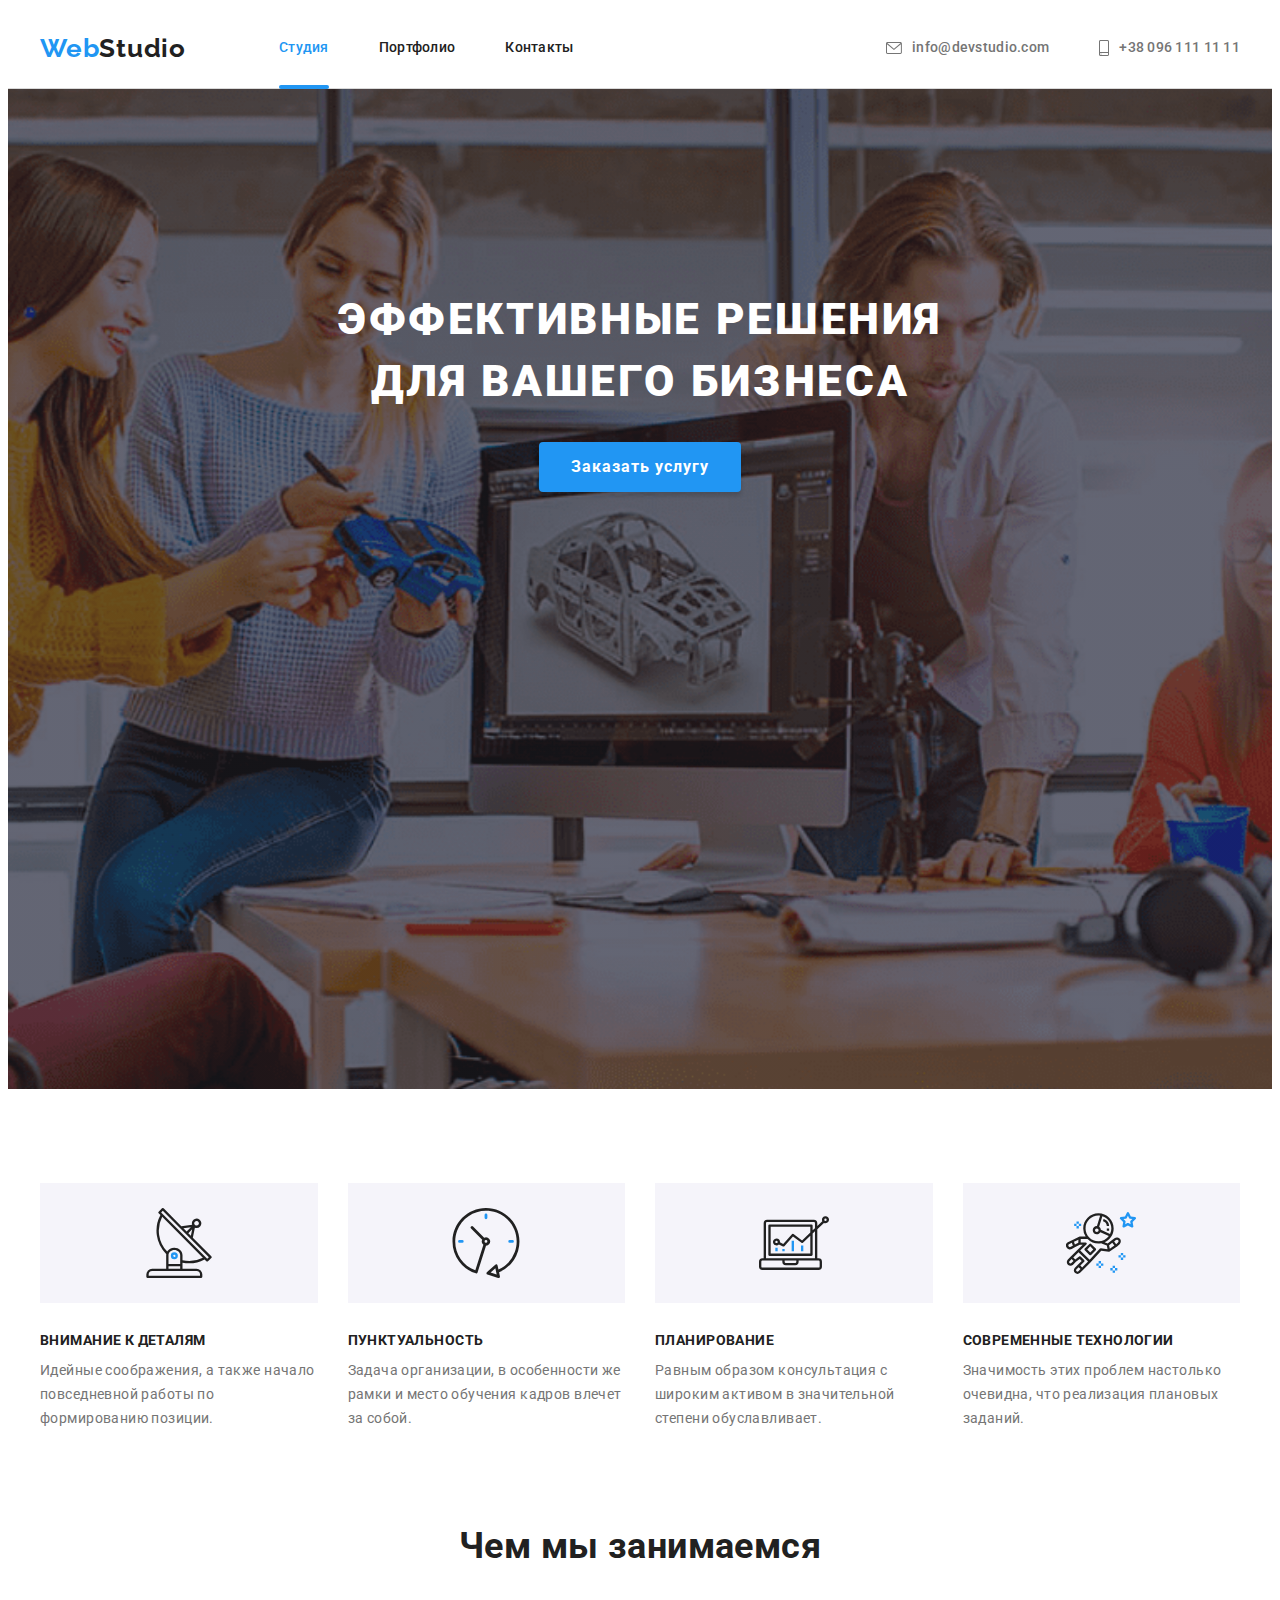
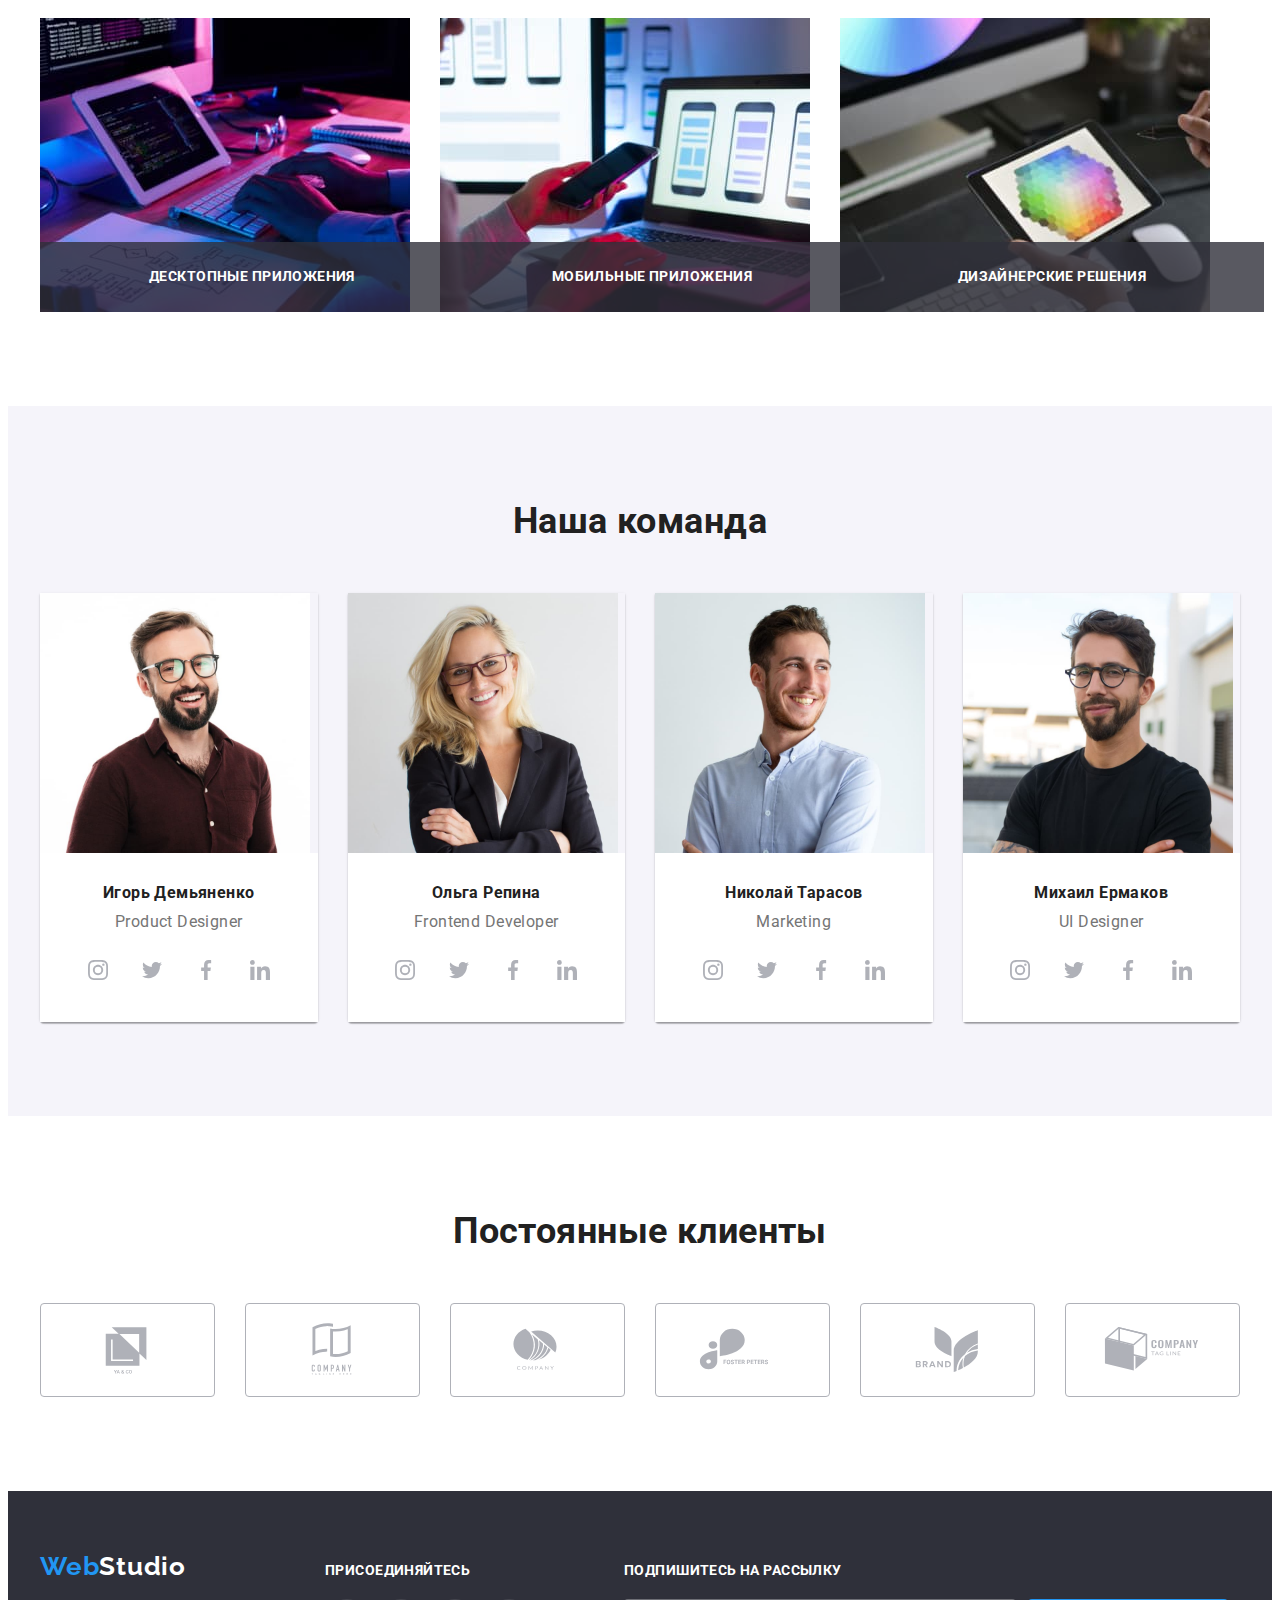
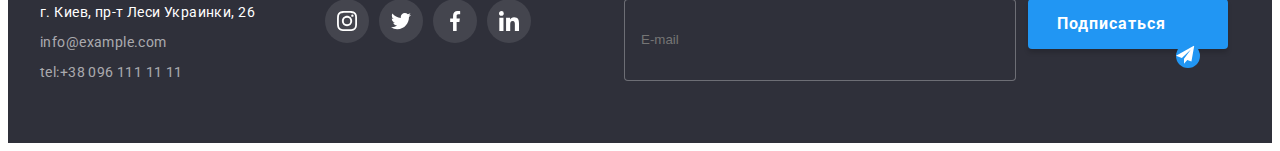
<file: index.html>
<!DOCTYPE html>
<html lang="ru">
  <head>
    <meta charset="UTF-8" />
    <meta http-equiv="X-UA-Compatible" content="IE=edge" />
    <meta name="viewport" content="width=device-width, initial-scale=1.0" />
    <title>Lesen1</title>
    <link rel="preconnect" href="https://fonts.googleapis.com" />
    <link rel="preconnect" href="https://fonts.gstatic.com" crossorigin />
    <link
      href="https://fonts.googleapis.com/css2?family=Raleway:wght@700&family=Roboto:wght@400;500;700;900&display=swap"
      rel="stylesheet"
    />
    <link
      rel="stylesheet"
      href="https://cdnjs.cloudflare.com/ajax/libs/modern-normalize/1.1.0/modern-normalize.min.css"
      integrity="sha512-wpPYUAdjBVSE4KJnH1VR1HeZfpl1ub8YT/NKx4PuQ5NmX2tKuGu6U/JRp5y+Y8XG2tV+wKQpNHVUX03MfMFn9Q=="
      crossorigin="anonymous"
      referrerpolicy="no-referrer"
    />
    <link rel="stylesheet" href="./css/style.css" />
  </head>
  <body>
    <header class="header">
      <div class="container header-container list">
        <nav class="nav">
          <a href="./index.html" class="logo link">Web<span class="logo-black">Studio</span></a>
          <ul class="header-list list">
            <li class="nav-item">
              <a class="nav-link link current" href="#">Студия</a>
            </li>
            <li class="nav-item">
              <a class="nav-link link" href="./portfolio.html">Портфолио</a>
            </li>
            <li class="nav-item">
              <a class="nav-link link" href="#">Контакты</a>
            </li>
          </ul>
        </nav>
        <ul class="header-contacts list">
          <li class="contacts-item">
            <a class="contact-link link" href="info@devstudio.com"
              ><svg class="icon-contacts" width="16" height="12">
                <use href="./images/icons.svg#icon-envelope"></use></svg
              >info@devstudio.com
            </a>
          </li>
          <li class="contacts-item">
            <a class="contact-link link" href="tel:+380961111111"
              ><svg class="icon-contacts" width="10" height="16">
                <use href="./images/icons.svg#icon-smartphone"></use>
              </svg>
              +38 096 111 11 11
            </a>
          </li>
        </ul>
      </div>

      <!---МОДАЛЬНОЕ ОКНО-->

      <div class="backdrop is-hidden" data-modal>
        <div class="modal">
          <button class="button-close" type="button" data-modal-close>
            <svg class="icon-close" width="18" height="18">
              <use href="images/icons2.svg#icon-close"></use>
            </svg>
          </button>
          <p class="modal-title">Оставьте свои данные, мы вам перезвоним</p>
          <form class="modal-form">
            <div class="modal-form-title">
               <label class="modal-label">Имя</label>
               <div class="input-wrap">
                  <input type="text" class="form-input" name="user-name" />
                   <svg class="input-icon" width="18" height="18">
                      <use href="images/icons.svg#person-black"></use>
                   </svg>
               </div>
            </div>
            <div class="modal-form-title">
               <label class="modal-label">Телефон</label>
               <div class="input-wrap">
                  <input type="tel" class="form-input" name="user-tel" />
                  <svg class="input-icon" width="18" height="18">
                   <use href="images/icons.svg#phone-black"></use>
                </svg>
               </div>
            </div>
            <div class="modal-form-title">
               <label class="modal-label">Почта</label>
               <div class="input-wrap">
                  <input type="email" class="form-input" name="user-email" />
                  <svg class="input-icon" width="18" height="18">
                   <use href="images/icons.svg#email-black"></use>
                </svg>
               </div>
            </div>
            <div class="input-field">
               <label for="user-comment" class="modal-input-title">Комментарий</label>
               <div class="user-comment">
                  <textarea name="user-comment" id="user-comment" class="modal-text" placeholder="Введите текст"></textarea>
               </div>
            </div>
            <div class="checkbox-wrap">
               <label class="label">
                  <input class="checkbox" type="checkbox" name="topic" value="true" />
                  <span class="chech-icon"></span>
                  Соглашаюсь с рассылкой и принимаю <span class="check-text">Условия договора</span></label>
               </div>
               <button class="modal-button" type="submit">Отправить</button>
            </form>
       </div>
     </div>
   </header>
   <main>
     <section class="hero section">
       <div class="container">
         <h1 class="hero-title">Эффективные решения для вашего бизнеса</h1>
         <button class="button" type="button" data-modal-open>Заказать услугу</button>
       </div>
     </section>
     <section class="section-about section">
       <div class="container">
         <h2 class="visually-hidden">заголовок</h2>

         <ul class="list card-set">
           <li class="feature-item">
             <div class="feature-wrapper">
               <svg class="feature-icons" width="70" height="70">
                 <use href="./images/icons.svg#icon-antenna"></use>
               </svg>
             </div>
             <h3 class="item-title feature-title">ВНИМАНИЕ К ДЕТАЛЯМ</h3>
             <p class="feature-text">
               Идейные соображения, а также начало повседневной работы по формированию позиции.
             </p>
           </li>
           <li class="feature-item">
             <div class="feature-wrapper">
               <svg class="feature-icons" width="70" height="70">
                 <use href="./images/icons.svg#icon-clock"></use>
               </svg>
             </div>
             <h3 class="item-title feature-title">ПУНКТУАЛЬНОСТЬ</h3>
             <p class="feature-text">
               Задача организации, в особенности же рамки и место обучения кадров влечет за собой.
             </p>
           </li>
           <li class="feature-item">
             <div class="feature-wrapper">
               <svg class="feature-icons" width="70" height="70">
                 <use href="./images/icons.svg#icon-diagram"></use>
               </svg>
             </div>
             <h3 class="item-title feature-title">ПЛАНИРОВАНИЕ</h3>
             <p class="feature-text">
               Равным образом консультация с широким активом в значительной степени обуславливает.
             </p>
           </li>
           <li class="feature-item">
             <div class="feature-wrapper">
               <svg class="feature-icons" width="70" height="70">
                 <use href="./images/icons.svg#icon-astronaut"></use>
               </svg>
             </div>
             <h3 class="item-title feature-title">СОВРЕМЕННЫЕ ТЕХНОЛОГИИ</h3>
             <p class="feature-text">
               Значимость этих проблем настолько очевидна, что реализация плановых заданий.
             </p>
           </li>
         </ul>
       </div>
     </section>
     <section class="section-work section">
       <div class="container">
         <h2 class="section-title">Чем мы занимаемся</h2>
         <ul class="list list-about card-set">
           <li class="section-work-item">
             <img src="./images/img.jpg" alt="фото" width="370" height="294" />
             <div class="img-about">
               <h3 class="item-title">Десктопные приложения</h3>
             </div>
           </li>
           <li class="section-work-item">
             <img src="./images/img-1.jpg" alt="фото" width="370" height="294" />
             <div class="img-about">
               <h3 class="item-title">Мобильные приложения</h3>
             </div>
           </li>
           <li class="section-work-item">
             <img src="./images/img-2.jpg" alt="фото" width="370" height="294" />
             <div class="img-about">
               <h3 class="item-title">Дизайнерские решения</h3>
             </div>
           </li>
         </ul>
       </div>
     </section>
     <section class="section-team section">
       <div class="container">
         <h2 class="section-title">Наша команда</h2>
         <ul class="list card-set">
           <li class="team-cards">
             <img src="./images/img-3.jpg" alt="фото сотрудников" width="270" />
             <div class="team-content">
               <h3 class="team-name">Игорь Демьяненко</h3>
               <p class="team-title">Product Designer</p>
               <ul class="socials list">
                 <li class="socials-item">
                   <a
                     class="socials-link link"
                     href=""
                     target="_blank"
                     rel="noopener noreferrer"
                     aria-label="icon-instagram"
                   >
                     <svg class="socials-icons" width="20" height="20">
                       <use href="./images/icons.svg#icon-instagram"></use>
                     </svg>
                   </a>
                 </li>
                 <li class="socials-item">
                   <a
                     class="socials-link link"
                     href=""
                     target="_blank"
                     rel="noopener noreferrer"
                     aria-label="icon-twitter"
                   >
                     <svg class="socials-icons" width="20" height="20">
                       <use href="./images/icons.svg#icon-twitter"></use>
                     </svg>
                   </a>
                 </li>
                 <li class="socials-item">
                   <a
                     class="socials-link link"
                     href=""
                     target="_blank"
                     rel="noopener noreferrer"
                     aria-label="icon-facebook"
                   >
                     <svg class="socials-icons" width="20" height="20">
                       <use href="./images/icons.svg#icon-facebook"></use>
                     </svg>
                   </a>
                 </li>
                 <li class="socials-item">
                   <a
                     class="socials-link link"
                     href=""
                     target="_blank"
                     rel="noopener noreferrer"
                     aria-label="icon-linkedin"
                   >
                     <svg class="socials-icons" width="20" height="20">
                       <use href="./images/icons.svg#icon-linkedin"></use>
                     </svg>
                   </a>
                 </li>
               </ul>
             </div>
           </li>
           <li class="team-cards">
             <img src="./images/img-6.jpg" alt="фото сотрудников" width="270" />
             <div class="team-content">
               <h3 class="team-name">Ольга Репина</h3>
               <p class="team-title">Frontend Developer</p>
               <ul class="socials list">
                 <li class="socials-item">
                   <a
                     class="socials-link link"
                     href=""
                     target="_blank"
                     rel="noopener noreferrer"
                     aria-label="icon-instagram"
                   >
                     <svg class="socials-icons" width="20" height="20">
                       <use href="./images/icons.svg#icon-instagram"></use>
                     </svg>
                   </a>
                 </li>
                 <li class="socials-item">
                   <a
                     class="socials-link link"
                     href=""
                     target="_blank"
                     rel="noopener noreferrer"
                     aria-label="icon-twitter"
                   >
                     <svg class="socials-icons" width="20" height="20">
                       <use href="./images/icons.svg#icon-twitter"></use>
                     </svg>
                   </a>
                 </li>
                 <li class="socials-item">
                   <a
                     class="socials-link link"
                     href=""
                     target="_blank"
                     rel="noopener noreferrer"
                     aria-label="icon-facebook"
                   >
                     <svg class="socials-icons" width="20" height="20">
                       <use href="./images/icons.svg#icon-facebook"></use>
                     </svg>
                   </a>
                 </li>
                 <li class="socials-item">
                   <a
                     class="socials-link link"
                     href=""
                     target="_blank"
                     rel="noopener noreferrer"
                     aria-label="icon-linkedin"
                   >
                     <svg class="socials-icons" width="20" height="20">
                       <use href="./images/icons.svg#icon-linkedin"></use>
                     </svg>
                   </a>
                 </li>
               </ul>
             </div>
           </li>
           <li class="team-cards">
             <img src="./images/img-5.jpg" alt="фото сотрудников" width="270" />
             <div class="team-content">
               <h3 class="team-name">Николай Тарасов</h3>
               <p class="team-title">Marketing</p>
               <ul class="socials list">
                 <li class="socials-item">
                   <a
                     class="socials-link link"
                     href=""
                     target="_blank"
                     rel="noopener noreferrer"
                     aria-label="icon-instagram"
                   >
                     <svg class="socials-icons" width="20" height="20">
                       <use href="./images/icons.svg#icon-instagram"></use>
                     </svg>
                   </a>
                 </li>
                 <li class="socials-item">
                   <a
                     class="socials-link link"
                     href=""
                     target="_blank"
                     rel="noopener noreferrer"
                     aria-label="icon-twitter"
                   >
                     <svg class="socials-icons" width="20" height="20">
                       <use href="./images/icons.svg#icon-twitter"></use>
                     </svg>
                   </a>
                 </li>
                 <li class="socials-item">
                   <a
                     class="socials-link link"
                     href=""
                     target="_blank"
                     rel="noopener noreferrer"
                     aria-label="icon-facebook"
                   >
                     <svg class="socials-icons" width="20" height="20">
                       <use href="./images/icons.svg#icon-facebook"></use>
                     </svg>
                   </a>
                 </li>
                 <li class="socials-item">
                   <a
                     class="socials-link link"
                     href=""
                     target="_blank"
                     rel="noopener noreferrer"
                     aria-label="icon-linkedin"
                   >
                     <svg class="socials-icons" width="20" height="20">
                       <use href="./images/icons.svg#icon-linkedin"></use>
                     </svg>
                   </a>
                 </li>
               </ul>
             </div>
           </li>
           <li class="team-cards">
             <img src="./images/img-4.jpg" alt="фото сотрудников" width="270" />
             <div class="team-content">
               <h3 class="team-name">Михаил Ермаков</h3>
               <p class="team-title">UI Designer</p>
               <ul class="socials list">
                 <li class="socials-item">
                   <a
                     class="socials-link link"
                     href=""
                     target="_blank"
                     rel="noopener noreferrer"
                     aria-label="icon-instagram"
                   >
                     <svg class="socials-icons" width="20" height="20">
                       <use href="./images/icons.svg#icon-instagram"></use>
                     </svg>
                   </a>
                 </li>
                 <li class="socials-item">
                   <a
                     class="socials-link link"
                     href=""
                     target="_blank"
                     rel="noopener noreferrer"
                     aria-label="icon-twitter"
                   >
                     <svg class="socials-icons" width="20" height="20">
                       <use href="./images/icons.svg#icon-twitter"></use>
                     </svg>
                   </a>
                 </li>
                 <li class="socials-item">
                   <a
                     class="socials-link link"
                     href=""
                     target="_blank"
                     rel="noopener noreferrer"
                     aria-label="icon-facebook"
                   >
                     <svg class="socials-icons" width="20" height="20">
                       <use href="./images/icons.svg#icon-facebook"></use>
                     </svg>
                   </a>
                 </li>
                 <li class="socials-item">
                   <a
                     class="socials-link link"
                     href=""
                     target="_blank"
                     rel="noopener noreferrer"
                     aria-label="icon-linkedin"
                   >
                     <svg class="socials-icons" width="20" height="20">
                       <use href="./images/icons.svg#icon-linkedin"></use>
                     </svg>
                   </a>
                 </li>
               </ul>
             </div>
           </li>
         </ul>
       </div>
     </section>
     <section class="section">
       <div class="container">
         <h2 class="section-title">Постоянные клиенты</h2>
         <ul class="card-set list">
           <li class="clients-item">
             <a
               class="client-link"
               href="#"
               target="_blank"
               rel="noopener norefferer"
               aria-label="icon-logo"
             >
               <svg class="client-icons" width="106" height="60">
                 <use href="./images/icons.svg#icon-logo"></use>
               </svg>
             </a>
           </li>
           <li class="clients-item">
             <a
               class="client-link"
               href="#"
               target="_blank"
               rel="noopener norefferer"
               aria-label="icon-logo-2"
             >
               <svg class="client-icons" width="106" height="60">
                 <use href="./images/icons.svg#icon-logo-2"></use>
               </svg>
             </a>
           </li>
           <li class="clients-item">
             <a
               class="client-link"
               href="#"
               target="_blank"
               rel="noopener norefferer"
               aria-label="icon-logo-3"
             >
               <svg class="client-icons" width="106" height="60">
                 <use href="./images/icons.svg#icon-logo-3"></use>
               </svg>
             </a>
           </li>
           <li class="clients-item">
             <a
               class="client-link"
               href="#"
               target="_blank"
               rel="noopener norefferer"
               aria-label="icon-logo-4"
             >
               <svg class="client-icons" width="106" height="60">
                 <use href="./images/icons.svg#icon-logo-4"></use>
               </svg>
             </a>
           </li>
           <li class="clients-item">
             <a
               class="client-link"
               href="#"
               target="_blank"
               rel="noopener norefferer"
               aria-label="icon-logo-5"
             >
               <svg class="client-icons" width="106" height="60">
                 <use href="./images/icons.svg#icon-logo-5"></use>
               </svg>
             </a>
           </li>
           <li class="clients-item">
             <a
               class="client-link"
               href="#"
               target="_blank"
               rel="noopener norefferer"
               aria-label="icon-logo-6"
             >
               <svg class="client-icons" width="106" height="60">
                 <use href="./images/icons.svg#icon-logo-6"></use>
               </svg>
             </a>
           </li>
         </ul>
       </div>
     </section>
   </main>
   <footer class="footer">
     <div class="container footer-container">
       <div class="our-contacts">
         <address class="footer-contacts">
           <a href="./index.html" class="footer-logo logo"
             >Web<span class="logo-white">Studio</span></a
           >
           <ul class="footer-list list">
             <li>
               <a
                 class="link linkaddress"
                 href="https://goo.gl/maps/1SPibwWkqugAvypQ7"
                 target="_blank"
                 rel="noopener nofollow noreferrer"
                 >г. Киев, пр-т Леси Украинки, 26</a
               >
             </li>
             <li>
               <a class="link address-title" href="mailto:info@example.com">info@example.com</a>
             </li>
             <li>
               <a class="link address-title" href="tel:+380961111111">tel:+38 096 111 11 11</a>
             </li>
           </ul>
         </address>
       </div>
       <div class="footer-icons">
         <p class="item-title icone-title">присоединяйтесь</p>
         <ul class="socials list">
           <li class="socials-item">
             <a
               class="socials-link link"
               href=""
               target="_blank"
               rel="noopener noreferrer"
               aria-label="icon-instagram"
             >
               <svg class="socials-icons" width="20" height="20">
                 <use href="./images/icons.svg#icon-instagram"></use>
               </svg>
             </a>
           </li>
           <li class="socials-item">
             <a
               class="socials-link link"
               href=""
               target="_blank"
               rel="noopener noreferrer"
               aria-label="icon-twitter"
             >
               <svg class="socials-icons" width="20" height="20">
                 <use href="./images/icons.svg#icon-twitter"></use>
               </svg>
             </a>
           </li>
           <li class="socials-item">
             <a
               class="socials-link link"
               href=""
               target="_blank"
               rel="noopener noreferrer"
               aria-label="icon-facebook"
             >
               <svg class="socials-icons" width="20" height="20">
                 <use href="./images/icons.svg#icon-facebook"></use>
               </svg>
             </a>
           </li>
           <li class="socials-item">
             <a
               class="socials-link link"
               href=""
               target="_blank"
               rel="noopener noreferrer"
               aria-label="icon-linkedin"
             >
               <svg class="socials-icons" width="20" height="20">
                 <use href="./images/icons.svg#icon-linkedin"></use>
               </svg>
             </a>
           </li>
         </ul>
       </div>
       <div class="mail-box">
         <div>
           <p class="item-title icone-title">Подпишитесь на рассылку</p>
         </div>
         <form class="subscribe-form">
           <label>
             <input class="input" type="text" name="email" placeholder="E-mail" />
           </label>
           <div class="subscribe-btn">
             <button class="button footer__button" type="submit">Подписаться</button>
             <svg class="send-icon" width="24" height="24">
               <use href="./images/icons.svg#icon-send"></use>
             </svg>
           </div>
         </form>
       </div>
     </div>
   </footer>
   <script src="./js/modal.js"></script>
 </body>
</html>
</file>
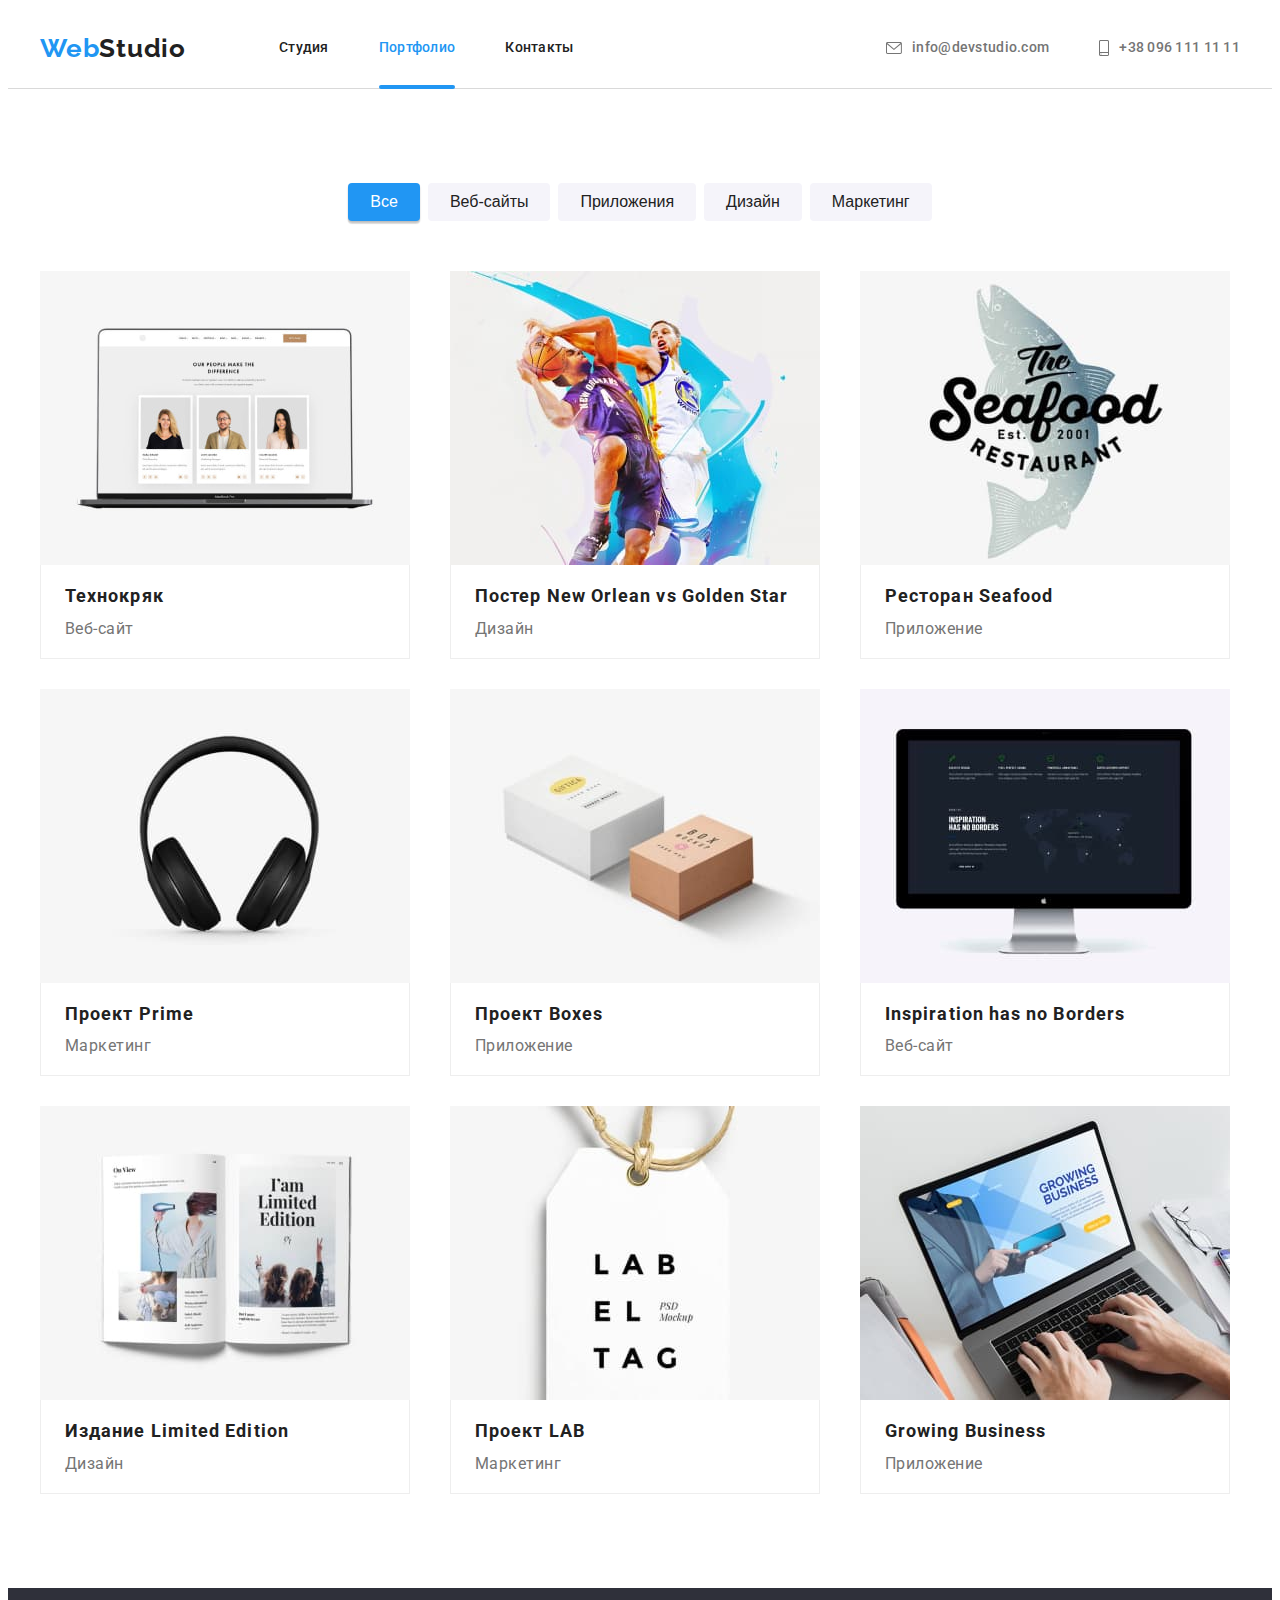
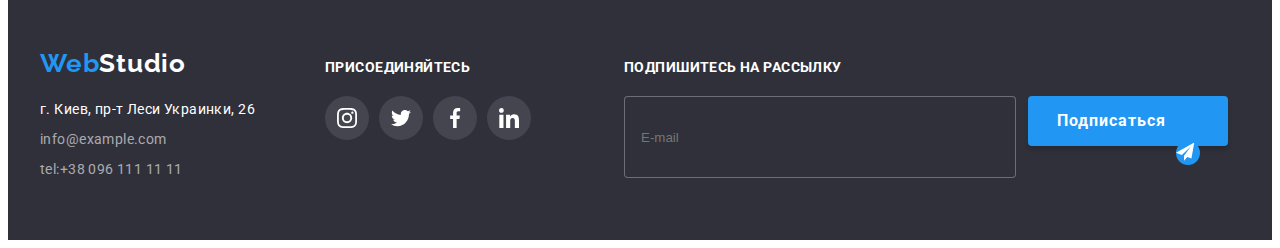
<file: portfolio.html>
<!DOCTYPE html>
<html lang="ru">
  <head>
    <meta charset="UTF-8" />
    <meta http-equiv="X-UA-Compatible" content="IE=edge" />
    <meta name="viewport" content="width=device-width, initial-scale=1.0" />
    <link rel="preconnect" href="https://fonts.googleapis.com" />
    <link rel="preconnect" href="https://fonts.gstatic.com" crossorigin />
    <link
      href="https://fonts.googleapis.com/css2?family=Raleway:wght@700&family=Roboto:wght@400;500;700;900&display=swap"
      rel="stylesheet"
    />
    <link
      rel="stylesheet"
      href="https://cdnjs.cloudflare.com/ajax/libs/modern-normalize/1.1.0/modern-normalize.min.css"
      integrity="sha512-wpPYUAdjBVSE4KJnH1VR1HeZfpl1ub8YT/NKx4PuQ5NmX2tKuGu6U/JRp5y+Y8XG2tV+wKQpNHVUX03MfMFn9Q=="
      crossorigin="anonymous"
      referrerpolicy="no-referrer"
    />
    <link rel="stylesheet" href="./css/style.css" />
    <title>portfolio</title>
  </head>

  <body>
    <header class="header">
      <div class="container header-container list">
        <nav class="nav">
          <a href="./index.html" class="logo link">Web<span class="logo-black">Studio</span></a>
          <ul class="header-list list">
            <li class="nav-item">
              <a class="nav-link link" href="./index.html">Студия</a>
            </li>
            <li class="nav-item">
              <a class="nav-link link current" href="#">Портфолио</a>
            </li>
            <li class="nav-item">
              <a class="nav-link link" href="#">Контакты</a>
            </li>
          </ul>
        </nav>
        <ul class="header-contacts list">
          <li class="contacts-item">
            <a class="contact-link link" href="info@devstudio.com"
              ><svg class="icon-contacts" width="16" height="12">
                <use href="./images/icons.svg#icon-envelope"></use></svg
              >info@devstudio.com
            </a>
          </li>
          <li class="contacts-item">
            <a class="contact-link link" href="tel:+380961111111"
              ><svg class="icon-contacts" width="10" height="16">
                <use href="./images/icons.svg#icon-smartphone"></use>
              </svg>
              +38 096 111 11 11
            </a>
          </li>
        </ul>
      </div>
    </header>

    <main>
      <section class="section">
        <div class="container">
          <h1 class="visually-hidden">Портфолио</h1>

          <ul class="filters-list list">
            <li><button class="filter-btn active" type="button">Все</button></li>
            <li><button class="filter-btn" type="button">Веб-сайты</button></li>
            <li><button class="filter-btn" type="button">Приложения</button></li>
            <li><button class="filter-btn" type="button">Дизайн</button></li>
            <li><button class="filter-btn" type="button">Маркетинг</button></li>
          </ul>

          <ul class="portfolio-list card-set list">
            <li class="portfolio-item">
              <div class="portfolio-produc">
                <a href="#" class="portfolio-link link">
                  <div class="portflio-box">
                    <img src="./images/img-7.jpg" alt="фото проекта" width="370" />
                    <div class="portfolio-overlay">
                      <p class="portfolio-overlay-text">
                        Ресурс пропонує комплексні пропозиції з різним рівнем функціоналу та
                        сервісів. Все це дозволить відвідувачу отримати вичерпні відомості про
                        компанію чи приватну особу.
                      </p>
                    </div>
                  </div>
                  <div class="wrapper">
                    <h2 class="title-item">Технокряк</h2>
                    <p class="products">Веб-сайт</p>
                  </div>
                </a>
              </div>
            </li>
            <li class="portfolio-item">
              <div class="portfolio-produc">
                <a href="#" class="portfolio-link link">
                  <div class="portflio-box">
                    <img src="./images/img-8.jpg" alt="фото проекта" width="370" />
                    <div class="portfolio-overlay">
                      <p class="portfolio-overlay-text">
                        Ресурс пропонує комплексні пропозиції з різним рівнем функціоналу та
                        сервісів. Все це дозволить відвідувачу отримати вичерпні відомості про
                        компанію чи приватну особу.
                      </p>
                    </div>
                  </div>
                  <div class="wrapper">
                    <h2 class="title-item">Постер New Orlean vs Golden Star</h2>
                    <p class="products">Дизайн</p>
                  </div>
                </a>
              </div>
            </li>
            <li class="portfolio-item">
              <div class="portfolio-produc">
                <a href="#" class="portfolio-link link">
                  <div class="portflio-box">
                    <img src="./images/img-9.jpg" alt="фото проекта" width="370" />
                    <div class="portfolio-overlay">
                      <p class="portfolio-overlay-text">
                        Ресурс пропонує комплексні пропозиції з різним рівнем функціоналу та
                        сервісів. Все це дозволить відвідувачу отримати вичерпні відомості про
                        компанію чи приватну особу.
                      </p>
                    </div>
                  </div>
                  <div class="wrapper">
                    <h2 class="title-item">Ресторан Seafood</h2>
                    <p class="products">Приложение</p>
                  </div>
                </a>
              </div>
            </li>
            <li class="portfolio-item">
              <div class="portfolio-produc">
                <a href="#" class="portfolio-link link">
                  <div class="portflio-box">
                    <img src="./images/img-10.jpg" alt="фото проекта" width="370" />
                    <div class="portfolio-overlay">
                      <p class="portfolio-overlay-text">
                        Ресурс пропонує комплексні пропозиції з різним рівнем функціоналу та
                        сервісів. Все це дозволить відвідувачу отримати вичерпні відомості про
                        компанію чи приватну особу.
                      </p>
                    </div>
                  </div>
                  <div class="wrapper">
                    <h2 class="title-item">Проект Prime</h2>
                    <p class="products">Маркетинг</p>
                  </div>
                </a>
              </div>
            </li>
            <li class="portfolio-item">
              <div class="portfolio-produc">
                <a href="#" class="portfolio-link link">
                  <div class="portflio-box">
                    <img src="./images/img-11.jpg" alt="фото проекта" width="370" />
                    <div class="portfolio-overlay">
                      <p class="portfolio-overlay-text">
                        Ресурс пропонує комплексні пропозиції з різним рівнем функціоналу та
                        сервісів. Все це дозволить відвідувачу отримати вичерпні відомості про
                        компанію чи приватну особу.
                      </p>
                    </div>
                  </div>
                  <div class="wrapper">
                    <h2 class="title-item">Проект Boxes</h2>
                    <p class="products">Приложение</p>
                  </div>
                </a>
              </div>
            </li>

            <li class="portfolio-item">
              <div class="portfolio-produc">
                <a href="#" class="portfolio-link link">
                  <div class="portflio-box">
                    <img src="./images/img-12.jpg" alt="фото проекта" width="370" />
                    <div class="portfolio-overlay">
                      <p class="portfolio-overlay-text">
                        Ресурс пропонує комплексні пропозиції з різним рівнем функціоналу та
                        сервісів. Все це дозволить відвідувачу отримати вичерпні відомості про
                        компанію чи приватну особу.
                      </p>
                    </div>
                  </div>
                  <div class="wrapper">
                    <h2 class="title-item">Inspiration has no Borders</h2>
                    <p class="products">Веб-сайт</p>
                  </div>
                </a>
              </div>
            </li>

            <li class="portfolio-item">
              <div class="portfolio-produc">
                <a href="#" class="portfolio-link link">
                  <div class="portflio-box">
                    <img src="./images/img-13.jpg" alt="фото проекта" width="370" />
                    <div class="portfolio-overlay">
                      <p class="portfolio-overlay-text">
                        Ресурс пропонує комплексні пропозиції з різним рівнем функціоналу та
                        сервісів. Все це дозволить відвідувачу отримати вичерпні відомості про
                        компанію чи приватну особу.
                      </p>
                    </div>
                  </div>
                  <div class="wrapper">
                    <h2 class="title-item">Издание Limited Edition</h2>
                    <p class="products">Дизайн</p>
                  </div>
                </a>
              </div>
            </li>

            <li class="portfolio-item">
              <div class="portfolio-produc">
                <a href="#" class="portfolio-link link">
                  <div class="portflio-box">
                    <img src="./images/img-14.jpg" alt="фото проекта" width="370" />
                    <div class="portfolio-overlay">
                      <p class="portfolio-overlay-text">
                        Ресурс пропонує комплексні пропозиції з різним рівнем функціоналу та
                        сервісів. Все це дозволить відвідувачу отримати вичерпні відомості про
                        компанію чи приватну особу.
                      </p>
                    </div>
                  </div>
                  <div class="wrapper">
                    <h2 class="title-item">Проект LAB</h2>
                    <p class="products">Маркетинг</p>
                  </div>
                </a>
              </div>
            </li>

            <li class="portfolio-item">
              <div class="portfolio-produc">
                <a href="#" class="portfolio-link link">
                  <div class="portflio-box">
                    <img src="./images/img-15.jpg" alt="фото проекта" width="370" />
                    <div class="portfolio-overlay">
                      <p class="portfolio-overlay-text">
                        Ресурс пропонує комплексні пропозиції з різним рівнем функціоналу та
                        сервісів. Все це дозволить відвідувачу отримати вичерпні відомості про
                        компанію чи приватну особу.
                      </p>
                    </div>
                  </div>
                  <div class="wrapper">
                    <h2 class="title-item">Growing Business</h2>
                    <p class="products">Приложение</p>
                  </div>
                </a>
              </div>
            </li>
          </ul>
        </div>
      </section>
    </main>

    <footer class="footer">
      <div class="container footer-container">
        <div class="our-contacts">
          <address class="footer-contacts">
            <a href="./index.html" class="footer-logo logo"
              >Web<span class="logo-white">Studio</span></a
            >
            <ul class="footer-list list">
              <li>
                <a
                  class="link linkaddress"
                  href="https://goo.gl/maps/1SPibwWkqugAvypQ7"
                  target="_blank"
                  rel="noopener nofollow noreferrer"
                  >г. Киев, пр-т Леси Украинки, 26</a
                >
              </li>
              <li>
                <a class="link address-title" href="mailto:info@example.com">info@example.com</a>
              </li>
              <li>
                <a class="link address-title" href="tel:+380961111111">tel:+38 096 111 11 11</a>
              </li>
            </ul>
          </address>
        </div>
        <div class="footer-icons">
          <p class="item-title icone-title">присоединяйтесь</p>
          <ul class="socials list">
            <li class="socials-item">
              <a
                class="socials-link link"
                href=""
                target="_blank"
                rel="noopener noreferrer"
                aria-label="icon-instagram"
              >
                <svg class="socials-icons" width="20" height="20">
                  <use href="./images/icons.svg#icon-instagram"></use>
                </svg>
              </a>
            </li>
            <li class="socials-item">
              <a
                class="socials-link link"
                href=""
                target="_blank"
                rel="noopener noreferrer"
                aria-label="icon-twitter"
              >
                <svg class="socials-icons" width="20" height="20">
                  <use href="./images/icons.svg#icon-twitter"></use>
                </svg>
              </a>
            </li>
            <li class="socials-item">
              <a
                class="socials-link link"
                href=""
                target="_blank"
                rel="noopener noreferrer"
                aria-label="icon-facebook"
              >
                <svg class="socials-icons" width="20" height="20">
                  <use href="./images/icons.svg#icon-facebook"></use>
                </svg>
              </a>
            </li>
            <li class="socials-item">
              <a
                class="socials-link link"
                href=""
                target="_blank"
                rel="noopener noreferrer"
                aria-label="icon-linkedin"
              >
                <svg class="socials-icons" width="20" height="20">
                  <use href="./images/icons.svg#icon-linkedin"></use>
                </svg>
              </a>
            </li>
          </ul>
        </div>
        <div class="mail-box">
          <div>
            <p class="item-title icone-title">Подпишитесь на рассылку</p>
          </div>
          <form class="subscribe-form">
            <label>
              <input class="input" type="text" name="email" placeholder="E-mail" />
            </label>
            <div class="subscribe-btn">
              <button class="button footer__button" type="submit">Подписаться</button>
              <svg class="send-icon" width="24" height="24">
                <use href="./images/icons.svg#icon-send"></use>
              </svg>
            </div>
          </form>
        </div>
      </div>
    </footer>
   </div>
  </body>
</html>
</file>
<file: css/style.css>
:root {
  --color-accent: #2196f3;
  --text-color-black: #212121;
  --text-color-gray: #757575;
  --color-white: #ffffff;
  --color-light-gray: #d9d9d9;
  --Color-background: #2f303a;
  --color-team-background: #f5f4fa;
  --color-wrapper: #eeeeee;
  --color-team-icons: #afb1b8;
  --social-bg-color: rgba(245, 244, 250, 1);
  --color-footer-icon: rgba(255, 255, 255, 0.1);
  --color-textmail: rgba(255, 255, 255, 0.6);
  --color-black: #000000;
  --transition: 250ms cubic-bezier(0.4, 0, 0.2, 1);
  --modal-text-color:rgba(117, 117, 117, 0.5);

}

/* Base */
body {
  font-family: 'Roboto', sans-serif;
  font-size: 14px;
  line-height: 1.5;
  color: var(--text-color-gray);
  background-color: var(--color-white);
  letter-spacing: 0.03em;
}

h1,
h2,
h3,
h4,
p {
  margin: 0;
  padding-left: 0;
}

ul,
li {
  margin: 0;
  padding: 0;
}

img {
  max-width: 100%;
  display: block;
  height: auto;
}

.visually-hidden {
  position: absolute;
  width: 1px;
  height: 1px;
  margin: -1px;
  border: 0;
  padding: 0;

  white-space: nowrap;
  clip-path: inset(100%);
  clip: rect(0 0 0 0);
  overflow: hidden;
}

.list {
  list-style: none;
}

.link {
  text-decoration: none;
  color: currentColor;
}

.section-title {
  color: var(--text-color-black);
  line-height: 1.2;
  font-size: 36px;
  margin-bottom: 50px;
  text-align: center;
}

.section-work-item {
  position: relative;
}

.img-about {
  position: absolute;
  bottom: 0;
  left: 0;
  padding: 27px;
  text-align: center;
  color: var(--color-white);
  width: 100%;
  background: rgba(47, 48, 58, 0.8);
}

.section {
  padding-top: 94px;
  padding-bottom: 94px;
}

.container {
  width: 1200px;
  padding-left: 15px;
  padding-right: 15px;
  margin-left: auto;
  margin-right: auto;
}

.header {
  background-color: var(--color-white);
  border-bottom: 1px solid var(--color-light-gray);
}

.header .logo {
  margin-right: 93px;
}

.header-container {
  display: flex;
}

.nav {
  display: flex;
  align-items: center;
  color: var(--text-color-black);
}

.logo {
  font-weight: 700;
  font-family: 'Raleway';
  font-style: normal;
  font-size: 26px;
  line-height: 1.19;
  letter-spacing: 0.03em;
  text-decoration: none;
  color: var(--color-accent);
}

.accent {
  color: var(--color-accent);
}

.logo-black {
  color: var(--text-color-black);
}

.header-list {
  display: flex;
  align-items: center;
  gap: 50px;
}

.header-contacts {
  display: flex;
  align-items: center;
  margin-left: auto;
  gap: 50px;
}

.nav-link,
.contact-link {
  font-weight: 500;
  line-height: 1.14;
  letter-spacing: 0.02em;
  display: flex;
  position: relative;
  padding-top: 32px;
  padding-bottom: 32px;
  align-items: center;
  transition: color var(--transition);
}

.nav-link:hover,
.nav-link:focus,
.contact-link:hover,
.contact-link:focus,
.current {
  color: var(--color-accent);
}

.current::after {
  content: '';
  display: block;
  position: absolute;
  bottom: -1px;
  width: 100%;
  height: 4px;
  background-color: var(--color-accent);
  border-radius: 2px;
}

.contacts-item {
  display: flex;
  align-items: center;
}

.contact-link:hover,
.contact-link:focus {
  color: var(--color-accent);
}

.icon-contacts {
  margin-right: 10px;
  fill: currentColor;
}

.hero {
  max-width: 1600px;
  height: 600px;
  margin-left: auto;
  margin-right: auto;
  padding: 200px 0;
  text-align: center;
  background-color: var(--Color-background);
  background-image: linear-gradient(to right, rgba(47, 48, 58, 0.4), rgba(47, 48, 58, 0.4)),
    url(../images/backgrImg.png);
  background-repeat: no-repeat;
  background-position: center;
  background-size: cover;
}

.hero-title {
  color: var(--color-white);
  font-weight: 900;
  font-size: 44px;
  line-height: 1.4;
  letter-spacing: 0.06em;
  text-transform: uppercase;
  width: 696px;
  margin-bottom: 30px;
  margin-left: auto;
  margin-right: auto;
}

.button {
   display: flex;
   margin-left: auto;
   margin-right: auto;
  font-family: 'Roboto';
  font-style: normal;
  font-weight: 700;
  font-size: 16px;
  line-height: 30px;
  letter-spacing: 0.06em;
  padding: 10px 32px;
  color: var(--color-white);
  background-color: var(--color-accent);
  box-shadow: 0px 4px 4px rgb(0 0 0 / 15%);
  border: none;
  border-radius: 4px;
  cursor: pointer;
  transition: background-color var(--transition);
}

.button:hover,
.button:focus {
  background-color: #188ce8;
}

.card-set {
  display: flex;
  flex-wrap: wrap;
  gap: 30px;
}

.feature-item {
  flex-basis: calc((100% - 3 * 30px) / 4);
}

.section-about {
  padding-bottom: 0;
}

.filters-list {
  display: flex;
  justify-content: center;
  gap: 8px;
  margin-bottom: 50px;
}

.filters-list:hover,
.filters-list:focus {
  color: var(--color-white);
}

.filter-btn {
  font-weight: 500;
  font-size: 16px;
  line-height: 1.62;
  color: var(--text-color-black);
  border: none;
  border-radius: 4px;
  padding: 6px 22px;
  background-color: #f5f4fa;
  cursor: pointer;
  transition: background-color var(--transition), color var(--transition),
    box-shadow var(--transition);
}

.filter-btn:hover,
.filter-btn:focus,
.filter-btn.active {
  background-color: var(--color-accent);
  color: var(--color-white);
  box-shadow: 0px 3px 1px rgba(0, 0, 0, 0.1), 0px 1px 2px rgba(0, 0, 0, 0.08),
    0px 2px 2px rgba(0, 0, 0, 0.12);
}

.filter-btn.active:hover,
.filter-btn.active:focus {
  background-color: var(--color-accent);
  color: var(--color-white);
}

.section-team {
  background-color: var(--color-team-background);
}

.team-cards {
  flex-basis: calc((100% - 3 * 30px) / 4);
  box-shadow: 0px 1px 3px rgba(0, 0, 0, 0.12), 0px 1px 1px rgba(0, 0, 0, 0.14),
    0px 2px 1px rgba(0, 0, 0, 0.2);
  border-radius: 0px 0px 4px 4px;
}

.team-content {
  padding: 30px;
  background-color: var(--color-white);
}

.team-name {
  color: var(--text-color-black);
  font-size: 16px;
  line-height: 1.2;
  margin-bottom: 10px;
  text-align: center;
}

.team-title {
  color: var(--text-color-gray);
  font-size: 16px;
  line-height: 1.2;
  text-align: center;
  margin-bottom: 16px;
}

.products {
  font-size: 16px;
  line-height: 1.2;
  letter-spacing: 0.03em;
  color: var(--text-color-gray);
}

.feature-wrapper {
  display: flex;
  align-items: center;
  justify-content: center;
  margin-bottom: 30px;
  height: 120px;
  background-color: var(--social-bg-color);
}

.feature-title {
  color: var(--text-color-black);
  margin-bottom: 10px;
}

.item-title {
  font-weight: 700;
  font-size: 14px;
  line-height: 1.14;
  text-transform: uppercase;
}

.feature-text {
  margin-top: 0;
  line-height: 1.71;
  color: var(--text-color-gray);
}

.title-item {
  font-size: 18px;
  line-height: 1.2;
  color: var(--text-color-black);
  letter-spacing: 0.06em;
  margin-bottom: 12px;
}

.portfolio-item {
  flex-basis: calc((100% - 2 * 30px) / 3);
}

.portfolio-link {
  display: inline-block;
  transition: box-shadow var(--transition);
}

.portfolio-link:hover .portfolio-overlay,
.portfolio-link:focus .portfolio-overlay {
  transform: translateY(0);
  opacity: 1;
}

.portfolio-link:hover,
.portfolio-link:focus {
  box-shadow: 0px 1px 1px rgba(0, 0, 0, 0.12), 0px 4px 4px rgba(0, 0, 0, 0.06),
    1px 4px 6px rgba(0, 0, 0, 0.16);
}

.portflio-box {
  position: relative;
  overflow: hidden;
}

.portfolio-overlay {
  position: absolute;
  top: 0;
  left: 0;
  opacity: 0;
  transform: translateY(100%);
  height: 100%;
  width: 100%;
  font-size: 18px;
  padding: 63px 24px;
  color: var(--color-white);
  background-color: rgba(33, 150, 243, 0.9);
  transition: transform var(--transition);
}

/*footer*/
.footer {
  padding-top: 60px;
  padding-bottom: 60px;
  background-color: var(--Color-background);
}

.footer-container {
  display: flex;
  align-items: baseline;
  gap: 70px;
}

.footer-logo {
  display: block;
  margin-bottom: 20px;
}

.logo-white {
  color: var(--color-white);
}

.footer-list {
  display: flex;
  flex-direction: column;
  gap: 9px;
}

.footer-contacts {
  font-style: normal;
  text-decoration: none;
}

.linkaddress {
  color: var(--color-white);
}

.address-title {
  color: var(--color-light-gray);
}

.address-title:hover,
.address-title:focus {
  color: var(--color-accent);
}

.address-title {
  color: rgba(255, 255, 255, 0.6);
  transition: color var(--transition);
}

/**Portfolio**/

.wrapper {
  padding: 20px 24px;
  border: 1px solid var(--color-wrapper);
  border-top: none;
}

.icone-title {
  color: var(--color-white);
  margin-bottom: 20px;
}

/**Socials icons**/
.socials {
  display: flex;
  flex-wrap: wrap;
  justify-content: center;
  gap: 10px;
}

.socials-link {
  display: flex;
  align-items: center;
  justify-content: center;
  width: 44px;
  height: 44px;
  background-color: var(--color-white);
  border-radius: 50%;
  transition: background-color var(--transition);
}

.socials-icons {
  fill: var(--color-team-icons);
  transition: fill var(--transition);
}

.footer .socials-link {
  background-color: rgba(255, 255, 255, 0.1);
}

.footer .socials-icons {
  fill: var(--color-white);
}

.socials-link:hover,
.socials-link:focus {
  background-color: var(--color-accent);
}

.socials-link:hover .socials-icons,
.socials-link:focus .socials-icons {
  fill: var(--color-white);
}

/**Features icons**/

.foot-icon {
  display: flex;
  flex-wrap: wrap;
  align-items: center;
  justify-content: center;
  width: 44px;
  height: 44px;
  background-color: var(--color-footer-icon);
  fill: var(--color-white);
  border-radius: 50%;
}

.clients-item {
  flex-basis: calc((100% - 5 * 30px) / 6);
}

.clients-items {
  display: flex;
  align-items: center;
  justify-content: center;
  gap: 30px;
}

.clients-item:hover {
  border-color: var(--color-accent);
}

.client-link {
  display: flex;
  align-items: center;
  justify-content: center;
  height: 92px;
  fill: var(--color-team-icons);
  border: 1px solid var(--color-team-icons);
  border-radius: 4px;
  transition: fill var(--transition), border-color var(--transition);
}

.client-link:hover,
.client-link:focus {
  border-color: var(--color-accent);
  fill: var(--color-accent);
}

/**Модалки**/

.backdrop {
  position: fixed;
  top: 0;
  left: 0;
  width: 100%;
  height: 100%;
  z-index: 999;
  background: rgba(0, 0, 0, 0.2);
  transition: opacity var(--transition), visibility var(--transition);
}

.modal {
  position: absolute;
  top: 50%;
  left: 50%;
  transform: translate(-50%, -50%);
  min-height: 581px;
  min-width: 528px;
  background: #ffffff;
  box-shadow: 0px 1px 3px rgba(0, 0, 0, 0.12), 0px 1px 1px rgba(0, 0, 0, 0.14),
    0px 2px 1px rgba(0, 0, 0, 0.2);
  border-radius: 4px;
  transition: transform var(--transition);
  padding: 40px;
}

.modal-title {
  font-weight: 700;
  font-size: 20px;
  line-height: calc(23 / 20);
  text-align: center;
  letter-spacing: 0.03em;
  color: var(--color-black);
  margin-bottom: 12px;
}

.form-input {
  width: 100%;
  height: 40px;
  border: 1px solid rgba(33, 33, 33, 0.2);
  border-radius: 4px;
  padding-left: 42px;
}

.modal-form-title {
   margin-bottom: 10px;
}

.modal-label, .modal-input-title {
   display: inline-block;
   font-size: 12px;
   margin-bottom: 4px;
}



.modal-text {
  width: 100%;
  height: 120px;
  border: 1px solid rgba(33, 33, 33, 0.2);
  border-radius: 4px;
  padding: 12px 16px;
  resize: none;
}

.modal-text::placeholder {
  font-size: 12px;
  line-height: calc(14 / 12);
  letter-spacing: 0.01em;
  color: var(--modal-text-color);
}

.input-field {
   margin-bottom: 20px;
}

.checkbox-wrap {
   display: flex;
   justify-content: center;
}

.label {
   display: flex;
   align-items: center;
}

.checkbox {
   margin-left: 8px;
   margin-bottom: 30px;
   -webkit-appearance: none;
   -moz-appearance: none;
   appearance: none;
   position: absolute;
}

.check-text {
   color: var(--color-accent);
   text-decoration: underline;
   cursor: pointer;
   margin-left: 2px;
} 

.chech-icon {
   display: inline-block;
   width: 16px;
   height: 15px;
   border: 2px solid var(--color-black);
   border-radius: 2px;
   background-repeat: no-repeat;
   margin-right: 7px;
}

.checkbox:checked + .chech-icon{
   border-color: var(--color-accent);
  background-color: var(--color-accent);
  background-image: url(../icons/icon-check.svg);
  background-size: contain;
  background-origin: border-box;
  background-position: center center;

}

.modal-button {
   display: flex;
   margin-left: auto;
   margin-right: auto;
   margin-top: 30px;
  font-family: 'Roboto';
  font-style: normal;
  font-weight: 700;
  font-size: 16px;
  line-height: 30px;
  letter-spacing: 0.06em;
  padding: 10px 55px;
  color: var(--color-white);
  background-color: var(--color-accent);
  box-shadow: 0px 4px 4px rgb(0 0 0 / 15%);
  border: none;
  border-radius: 4px;
  cursor: pointer;
  transition: background-color var(--transition);
}

.modal-button:hover,
.modal-button:focus {
  background-color: #188ce8;
}

/**icon close**/


.button-close {
   display: flex;
   align-items: center;
   justify-content: center;
   background: var(--color-white);
   border: 1px solid rgba(0, 0, 0, 0.1);
   border-radius: 50%;
   width: 30px;
   height: 30px;
   padding: 0;
   
   position: absolute;
   top: 8px;
   right: 8px;
   
   cursor: pointer;
}
.button-close:hover{
  filter: drop-shadow(0px 4px 4px rgba(0, 0, 0, 0.25));
}
.icon-close {
  fill: var(--color-black);
  transition: fill var(--transition);
}

.button-close:hover .icon-close {
   fill: var(--color-accent);
}



.backdrop.is-hidden {
  opacity: 0;
  visibility: hidden;
  pointer-events: none;
}

.backdrop.is-hidden .modal {
  transform: translate(-50%, -50%) scale(0);
}

.mail-box {
  display: flex;
  flex-direction: column;
  margin-left: 23px;
}

.subscribe-form {
  display: flex;
  gap: 12px;
}

.input {
  width: 358px;
  height: 50px;
  padding: 15px 16px;
  border: 1px solid rgba(255, 255, 255, 0.3);
  border-radius: 4px;
  background-color: var(--Color-background);
  color: var(--color-textmail);
}

.input:hover,
.input:focus {
  filter: drop-shadow(0px 4px 4px rgba(0, 0, 0, 0.15));
}

.footer__button  {
  display: flex;
  font-family: 'Roboto';
  font-style: normal;
  font-weight: 700;
  font-size: 16px;
  width: 200px;
  height: 50px;
  padding-left: 29px;
  padding-top: 10px;
  color: var(--color-white);
  border-radius: 4px;
  border: none;
  background-color: var(--color-accent);
  line-height: calc(30 / 16);
  letter-spacing: 0.06em;
  cursor: pointer;
  transition: background-color var(--transition);
}

.subscribe-btn {
   display: flex;
   position: relative;
}
.send-icon {
  display: flex;
  flex-wrap: wrap;
  align-items: center;
  justify-content: center;
  width: 24px;
  height: 24px;
  background-color: var(--color-footer-icon);
  fill: var(--color-white);
  border-radius: 50%;
  background-color: var(--color-accent);
  position: absolute;
  right: 28px;
  bottom: 13px;
  cursor: pointer;
  transition: background-color var(--transition);
}

.footer__button:hover + .send-icon,
.footer__button:focus + .send {
   background-color: #188ce8;
}

.input-wrap {
   position: relative;
}

.input-icon {
  position: absolute;
  left: 12px;
  top: 50%;
  transform: translateY(-50%);
  margin-right: 12px;
}

.form-input:focus + .input-icon {
   fill:var(--color-accent);
}

.form-input:focus {
  outline-color: var(--color-accent);
}
</file>
